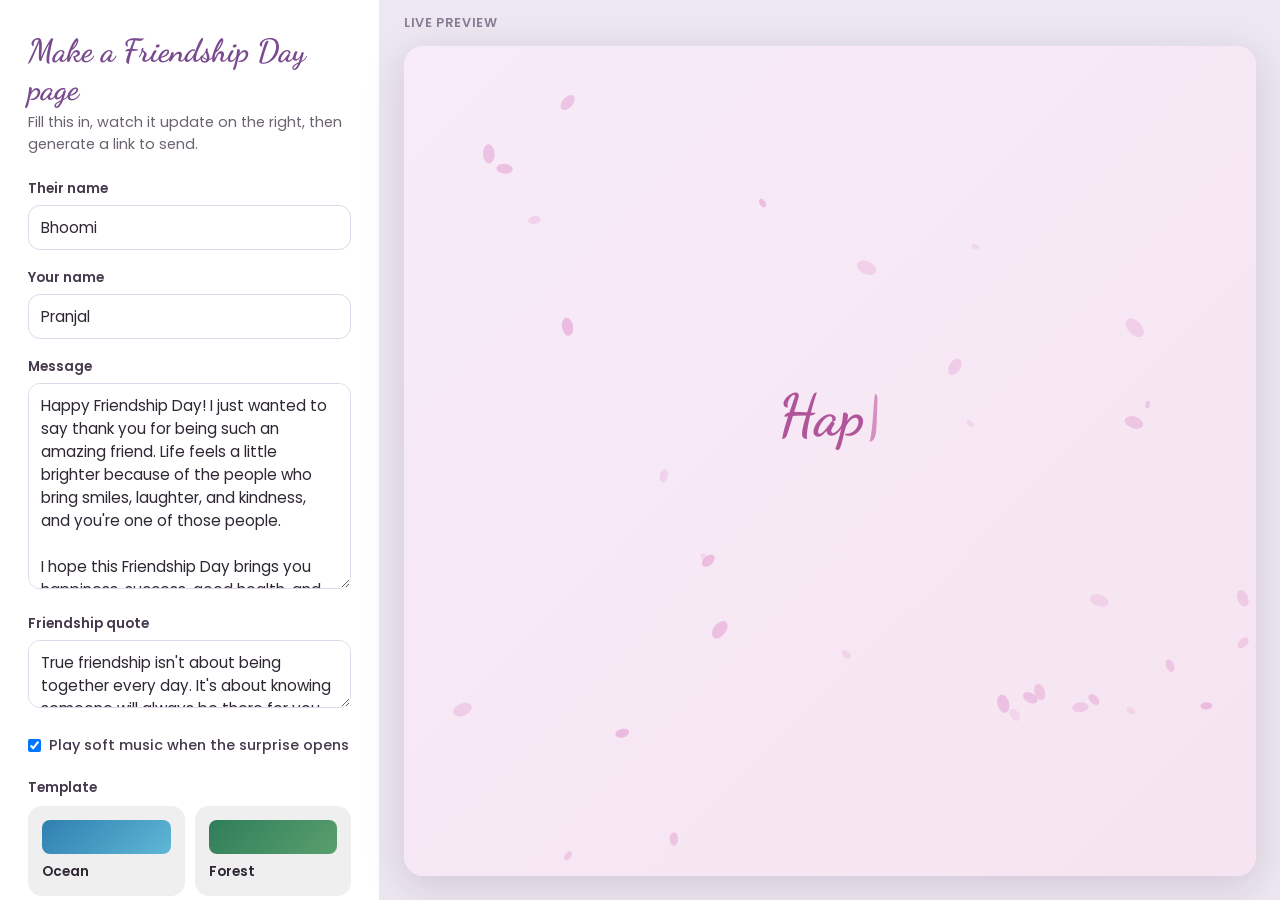
<file: index.html>
<!DOCTYPE html>
<html lang="en">
<head>
<meta charset="UTF-8">
<meta http-equiv="refresh" content="0; url=editor.html">
<title>Friendship Day Page Maker</title>
<link rel="canonical" href="editor.html">
</head>
<body>
  <p>Redirecting to the <a href="editor.html">page maker</a>&hellip;</p>
</body>
</html>
</file>
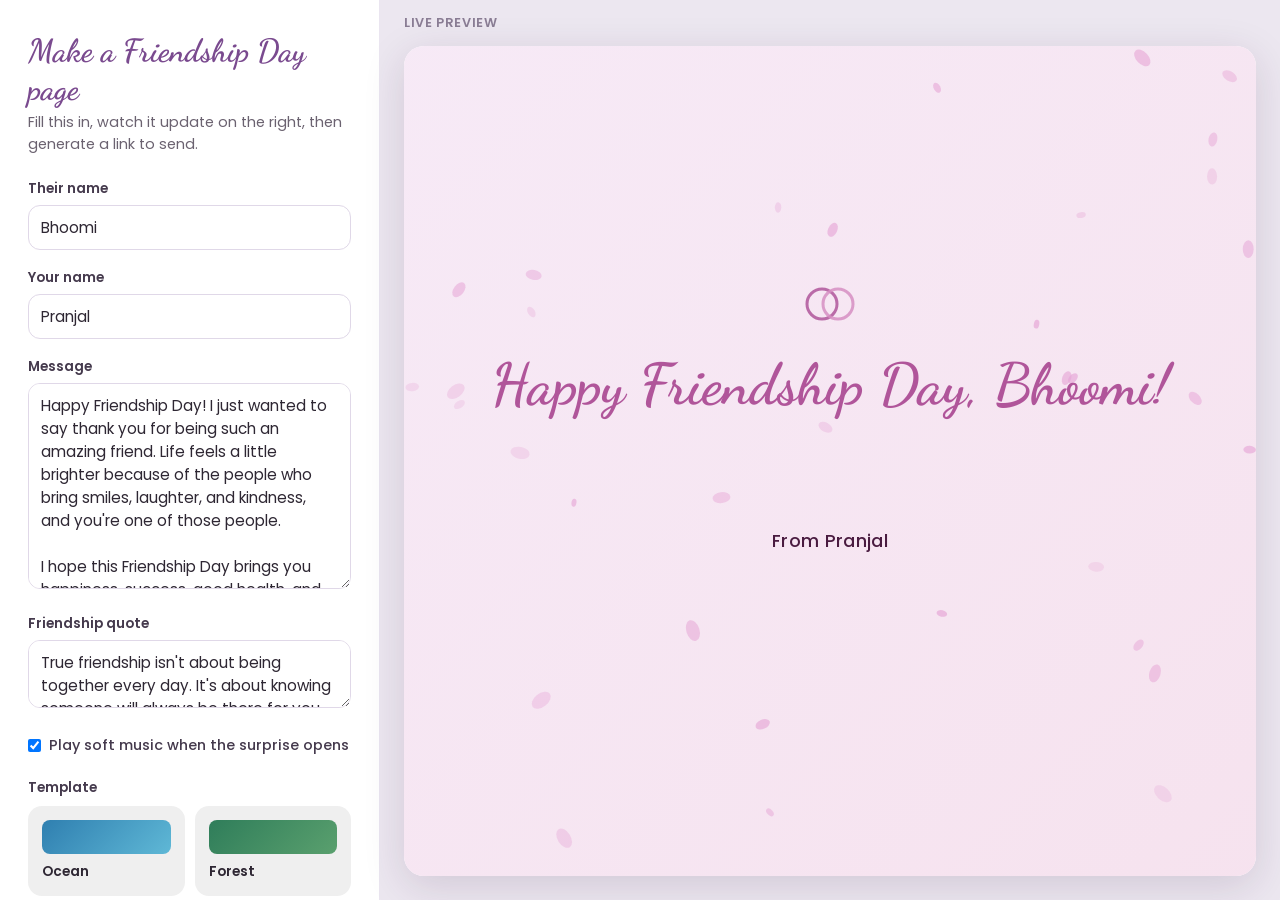
<file: editor.html>
<!DOCTYPE html>
<html lang="en">
<head>
<meta charset="UTF-8">
<meta name="viewport" content="width=device-width, initial-scale=1.0">
<title>Create a Friendship Day Page</title>
<link rel="stylesheet" href="editor.css">
</head>
<body>
  <div class="editor-shell">
    <aside class="editor-panel">
      <h1>Make a Friendship Day page</h1>
      <p class="sub">Fill this in, watch it update on the right, then generate a link to send.</p>

      <label for="name">Their name</label>
      <input type="text" id="name" maxlength="40" placeholder="e.g. Bhoomi">

      <label for="from">Your name</label>
      <input type="text" id="from" maxlength="40" placeholder="e.g. Pranjal">

      <label for="message">Message</label>
      <textarea id="message" rows="8" maxlength="1200"></textarea>

      <label for="quote">Friendship quote</label>
      <textarea id="quote" rows="2" maxlength="240"></textarea>

      <label class="checkbox-row">
        <input type="checkbox" id="music" checked>
        Play soft music when the surprise opens
      </label>

      <fieldset class="template-fieldset">
        <legend>Template</legend>
        <div class="template-grid" id="templateGrid"></div>
      </fieldset>

      <button type="button" id="generateBtn" class="generate-btn">Generate link</button>
      <div class="link-output" id="linkOutput" hidden>
        <input type="text" id="linkField" readonly>
        <button type="button" id="copyBtn">Copy</button>
      </div>
      <p class="hint" id="linkHint" hidden>Anything typed above is packed into this link itself — nothing is stored on a server, so the link only works if you share it directly.</p>
    </aside>

    <section class="preview-panel">
      <div class="preview-label">Live preview</div>
      <div class="preview-frame-wrap">
        <iframe id="previewFrame" title="Live preview"></iframe>
      </div>
    </section>
  </div>

  <script src="render.js"></script>
  <script src="editor.js"></script>
</body>
</html>
</file>
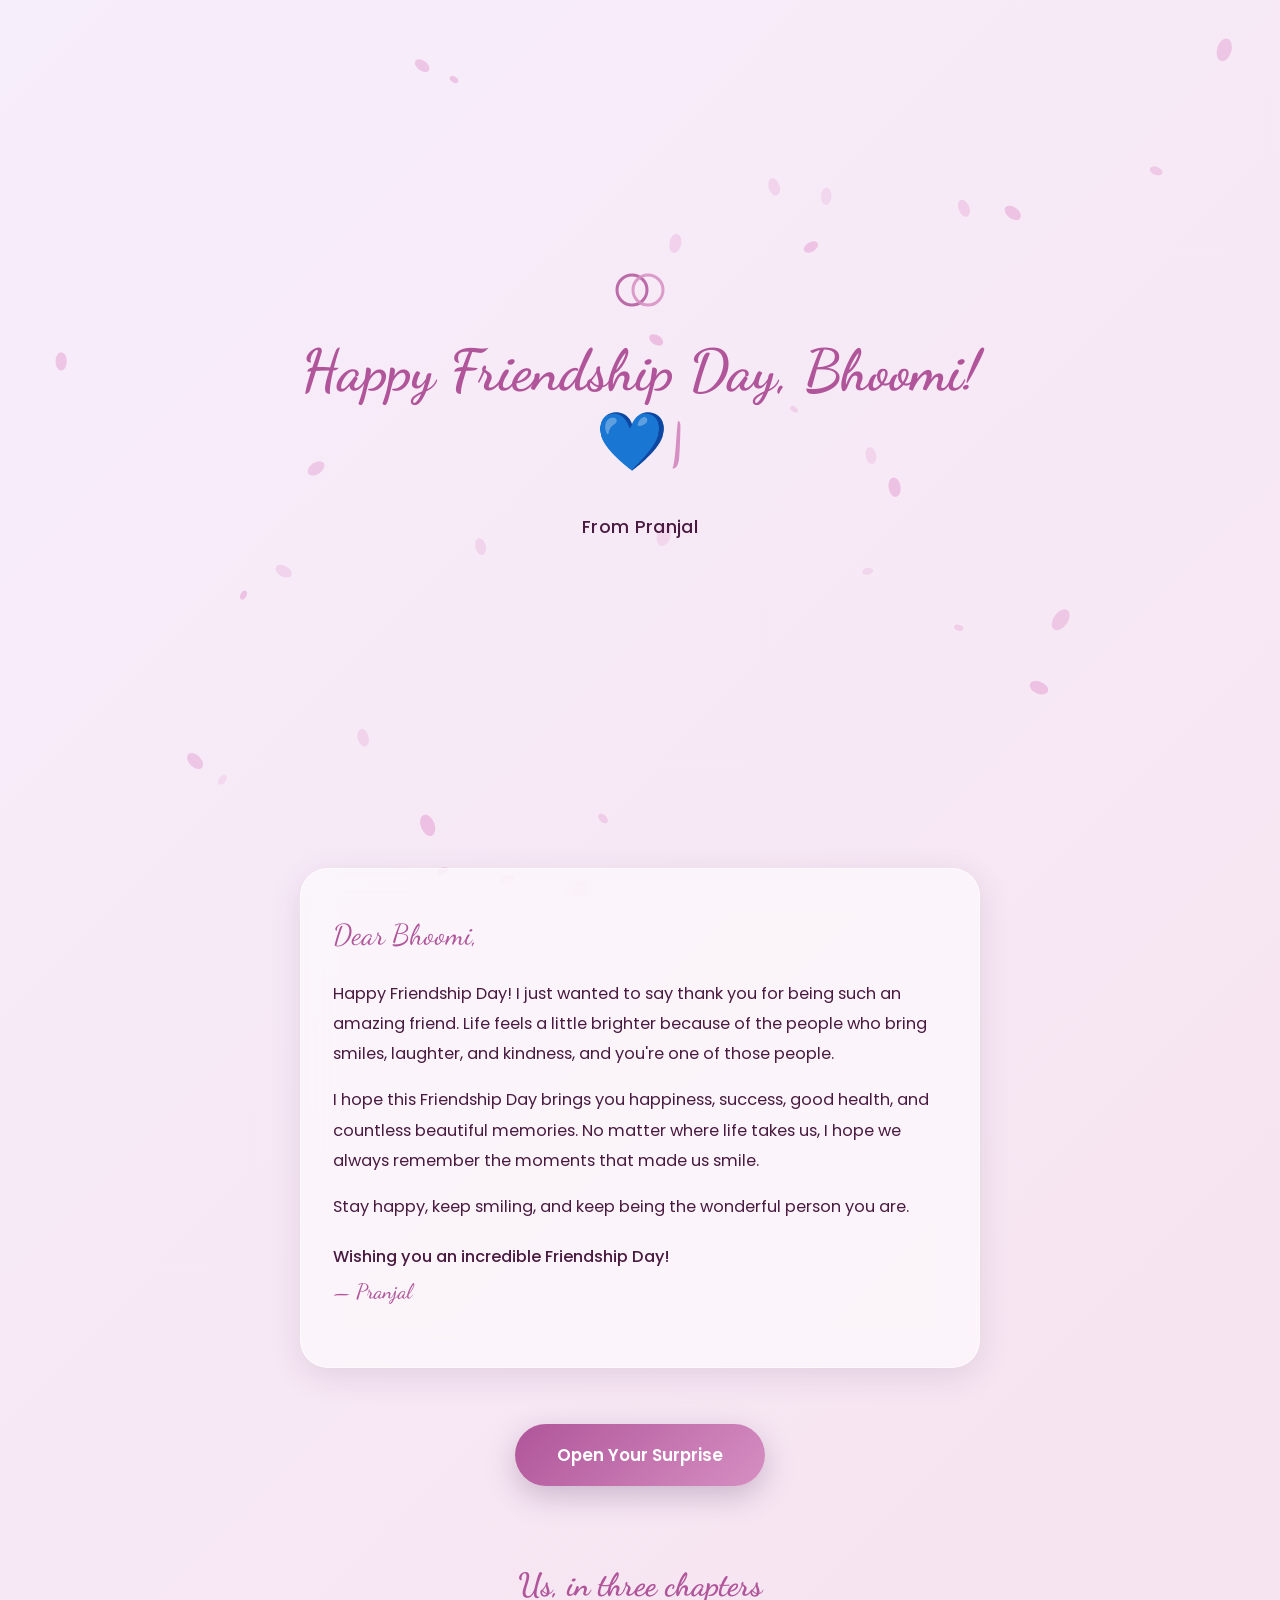
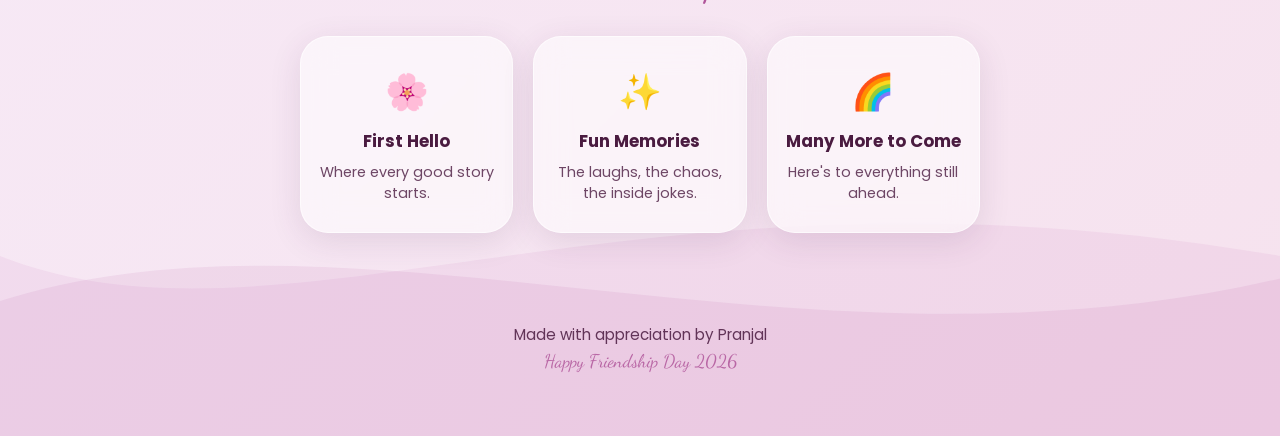
<file: viewer.html>
<!DOCTYPE html>
<html lang="en">
<head>
<meta charset="UTF-8">
<meta name="viewport" content="width=device-width, initial-scale=1.0">
<title>Happy Friendship Day 💙</title>
<meta name="description" content="A Friendship Day surprise, made just for you.">
<link rel="stylesheet" href="style.css">
</head>
<body>
  <div id="page"></div>
  <script src="render.js"></script>
  <script>
    const data = decodeParamsToData(window.location.search);
    document.title = `Happy Friendship Day, ${data.name}! 💙`;
    renderFriendshipPage(document.getElementById('page'), data);
  </script>
</body>
</html>
</file>
<file: editor.css>
@import url('https://fonts.googleapis.com/css2?family=Poppins:wght@400;500;600;700&family=Dancing+Script:wght@700&display=swap');

* { box-sizing: border-box; }
html, body { margin: 0; height: 100%; font-family: 'Poppins', sans-serif; background: #f4f1f7; }

.editor-shell {
  display: grid;
  grid-template-columns: 380px 1fr;
  min-height: 100vh;
}

.editor-panel {
  padding: 32px 28px 60px;
  background: #ffffff;
  border-right: 1px solid #eae5f0;
  overflow-y: auto;
  max-height: 100vh;
}

.editor-panel h1 {
  font-family: 'Dancing Script', cursive;
  font-size: 2rem;
  color: #7a4a8f;
  margin: 0 0 4px;
}
.sub { color: #6b6270; font-size: 0.9rem; margin: 0 0 24px; line-height: 1.5; }

label {
  display: block;
  font-size: 0.85rem;
  font-weight: 600;
  color: #453a4d;
  margin: 18px 0 6px;
}
input[type="text"], textarea {
  width: 100%;
  font-family: inherit;
  font-size: 0.95rem;
  padding: 10px 12px;
  border: 1.5px solid #e0d8e8;
  border-radius: 12px;
  resize: vertical;
  color: #2e2733;
}
input[type="text"]:focus, textarea:focus {
  outline: none;
  border-color: #b0559a;
}

.checkbox-row {
  display: flex;
  align-items: center;
  gap: 8px;
  font-weight: 500;
  font-size: 0.9rem;
  margin-top: 20px;
}
.checkbox-row input { width: auto; margin: 0; }

.template-fieldset {
  border: none;
  padding: 0;
  margin: 22px 0 0;
}
.template-fieldset legend {
  font-size: 0.85rem;
  font-weight: 600;
  color: #453a4d;
  padding: 0;
  margin-bottom: 8px;
}
.template-grid {
  display: grid;
  grid-template-columns: 1fr 1fr;
  gap: 10px;
}
.tpl-option {
  border: 2px solid transparent;
  border-radius: 14px;
  padding: 12px;
  cursor: pointer;
  text-align: left;
  font-family: inherit;
  font-size: 0.85rem;
  font-weight: 600;
  color: #2e2733;
  transition: border-color 0.2s ease, transform 0.15s ease;
}
.tpl-option:hover { transform: translateY(-2px); }
.tpl-option.selected { border-color: #b0559a; }
.tpl-swatch {
  display: block;
  height: 34px;
  border-radius: 8px;
  margin-bottom: 8px;
}

.generate-btn {
  width: 100%;
  margin-top: 26px;
  padding: 14px;
  border: none;
  border-radius: 999px;
  background: linear-gradient(135deg, #b0559a, #d68fc2);
  color: #fff;
  font-family: inherit;
  font-weight: 600;
  font-size: 1rem;
  cursor: pointer;
  transition: transform 0.2s ease;
}
.generate-btn:hover { transform: translateY(-2px); }

.link-output {
  margin-top: 14px;
  display: flex;
  gap: 8px;
}
.link-output input {
  flex: 1;
  font-size: 0.8rem;
  background: #f7f3fa;
}
.link-output button {
  border: none;
  background: #453a4d;
  color: #fff;
  border-radius: 10px;
  padding: 0 16px;
  font-family: inherit;
  font-weight: 600;
  cursor: pointer;
}
.hint { font-size: 0.78rem; color: #8a8092; margin-top: 10px; line-height: 1.5; }

.preview-panel {
  display: flex;
  flex-direction: column;
  background: #ece7f0;
}
.preview-label {
  padding: 14px 24px;
  font-size: 0.8rem;
  font-weight: 600;
  letter-spacing: 0.05em;
  text-transform: uppercase;
  color: #8a7d94;
}
.preview-frame-wrap {
  flex: 1;
  padding: 0 24px 24px;
}
#previewFrame {
  width: 100%;
  height: 100%;
  border: none;
  border-radius: 20px;
  background: #fff;
  box-shadow: 0 10px 40px rgba(60, 30, 70, 0.15);
}

@media (max-width: 900px) {
  .editor-shell { grid-template-columns: 1fr; }
  .editor-panel { max-height: none; border-right: none; border-bottom: 1px solid #eae5f0; }
  .preview-frame-wrap { height: 70vh; padding: 20px; }
}
</file>
<file: style.css>
@import url('https://fonts.googleapis.com/css2?family=Poppins:wght@300;400;500;600;700&family=Dancing+Script:wght@600;700&display=swap');

* { box-sizing: border-box; }

html, body {
  margin: 0;
  padding: 0;
  min-height: 100%;
}

#page {
  --bg-a: #f7eefb;
  --bg-b: #f6e2ee;
  --bg-c: #eccfe6;
  --accent: #b0559a;
  --accent-2: #d68fc2;
  --card: rgba(255,255,255,0.55);
  --text: #4a1b40;
  --particle: #e6a6d6;

  position: relative;
  min-height: 100vh;
  width: 100%;
  overflow-x: hidden;
  font-family: 'Poppins', sans-serif;
  color: var(--text);
  background: linear-gradient(135deg, var(--bg-a), var(--bg-b) 50%, var(--bg-c));
  background-size: 200% 200%;
  animation: gradientShift 18s ease infinite;
}

@keyframes gradientShift {
  0% { background-position: 0% 30%; }
  50% { background-position: 100% 70%; }
  100% { background-position: 0% 30%; }
}

@media (prefers-reduced-motion: reduce) {
  #page { animation: none; }
  * { animation-duration: 0.001ms !important; animation-iteration-count: 1 !important; transition-duration: 0.001ms !important; }
}

/* ---------- Background layers ---------- */

.bg-waves {
  position: absolute;
  inset: 0;
  overflow: hidden;
  z-index: 0;
  pointer-events: none;
}
.wave {
  position: absolute;
  bottom: 0;
  left: 0;
  width: 100%;
  height: 40vh;
}
.wave path { fill: var(--accent-2); opacity: 0.14; }
.wave2 path { fill: var(--accent); opacity: 0.10; }
.wave1 { animation: waveDrift 22s ease-in-out infinite; }
.wave2 { animation: waveDrift 28s ease-in-out infinite reverse; }
@keyframes waveDrift {
  0%, 100% { transform: translateX(0) translateY(0); }
  50% { transform: translateX(-3%) translateY(10px); }
}

#particleCanvas {
  position: fixed;
  inset: 0;
  width: 100%;
  height: 100%;
  z-index: 1;
  pointer-events: none;
}

.mouse-glow {
  position: fixed;
  top: 0;
  left: 0;
  width: 300px;
  height: 300px;
  border-radius: 50%;
  background: radial-gradient(circle, var(--accent-2) 0%, transparent 70%);
  opacity: 0;
  filter: blur(10px);
  transition: opacity 0.4s ease;
  pointer-events: none;
  z-index: 2;
  mix-blend-mode: multiply;
}

#confettiCanvas {
  position: fixed;
  inset: 0;
  width: 100%;
  height: 100%;
  z-index: 50;
  pointer-events: none;
}

main {
  position: relative;
  z-index: 3;
  max-width: 720px;
  margin: 0 auto;
  padding: 0 20px 60px;
}

/* ---------- Hero ---------- */

.hero {
  min-height: 92vh;
  display: flex;
  flex-direction: column;
  align-items: center;
  justify-content: center;
  text-align: center;
  gap: 18px;
}

.knot {
  opacity: 0;
  animation: fadeIn 1s ease 0.2s forwards;
}
@keyframes fadeIn { to { opacity: 1; } }

.headline {
  font-family: 'Dancing Script', cursive;
  font-weight: 700;
  font-size: clamp(2rem, 7vw, 3.6rem);
  line-height: 1.25;
  margin: 0;
  color: var(--accent);
  min-height: 1.4em;
}
.cursor {
  display: inline-block;
  animation: blink 0.9s step-end infinite;
  color: var(--accent-2);
}
@keyframes blink { 50% { opacity: 0; } }

.from-line {
  font-size: 1.1rem;
  font-weight: 500;
  letter-spacing: 0.02em;
  opacity: 0;
}

.fade-in-up {
  opacity: 0;
  transform: translateY(24px);
  transition: opacity 0.8s ease, transform 0.8s ease;
}
.fade-in-up.in-view { opacity: 1; transform: translateY(0); }
.fade-in-up.delay-1 { transition-delay: 0.1s; }
.fade-in-up.delay-2 { transition-delay: 0.25s; }
.fade-in-up.delay-3 { transition-delay: 0.4s; }
.from-line.delay-2 { animation: fadeIn 1s ease 1.4s forwards; }

/* ---------- Glass cards ---------- */

.glass-card {
  background: var(--card);
  backdrop-filter: blur(16px);
  -webkit-backdrop-filter: blur(16px);
  border: 1px solid rgba(255,255,255,0.6);
  border-radius: 28px;
  box-shadow: 0 8px 32px rgba(80, 40, 90, 0.12);
  opacity: 0;
  transform: translateY(24px);
  transition: opacity 0.8s ease, transform 0.8s ease;
}
.glass-card.in-view { opacity: 1; transform: translateY(0); }

.message-card { margin-top: 40px; }
.message-glass {
  padding: 40px 32px;
  font-size: 1.02rem;
  line-height: 1.85;
}
.salutation {
  font-family: 'Dancing Script', cursive;
  font-size: 1.8rem;
  color: var(--accent);
  margin: 0 0 14px;
}
.signoff {
  margin-top: 20px;
  font-weight: 500;
}
.signoff span { color: var(--accent); font-family: 'Dancing Script', cursive; font-size: 1.3rem; }

/* ---------- Surprise button ---------- */

.surprise-section {
  margin-top: 56px;
  display: flex;
  flex-direction: column;
  align-items: center;
  gap: 28px;
}

.surprise-btn {
  font-family: 'Poppins', sans-serif;
  font-size: 1.05rem;
  font-weight: 600;
  color: #fff;
  background: linear-gradient(135deg, var(--accent), var(--accent-2));
  border: none;
  border-radius: 999px;
  padding: 18px 42px;
  cursor: pointer;
  box-shadow: 0 0 0 0 rgba(0,0,0,0), 0 10px 30px rgba(80,40,90,0.25);
  animation: pulseGlow 2.4s ease-in-out infinite;
  transition: transform 0.25s ease;
}
.surprise-btn:hover { transform: translateY(-3px) scale(1.03); }
.surprise-btn:active { transform: translateY(0) scale(0.98); }
.surprise-btn.clicked { animation: none; }
.surprise-btn:disabled { cursor: default; opacity: 0.85; }

@keyframes pulseGlow {
  0%, 100% { box-shadow: 0 0 0 0 rgba(214,143,194,0.45), 0 10px 30px rgba(80,40,90,0.25); }
  50% { box-shadow: 0 0 0 14px rgba(214,143,194,0), 0 10px 30px rgba(80,40,90,0.25); }
}

.quote-reveal {
  max-width: 520px;
  padding: 36px 32px;
  text-align: center;
}
.quote-mark {
  font-family: 'Dancing Script', cursive;
  font-size: 3rem;
  color: var(--accent-2);
  margin: 0;
  line-height: 0.5;
}
.quote-text {
  font-size: 1.15rem;
  font-style: italic;
  line-height: 1.6;
  margin: 12px 0 0;
}

/* ---------- Timeline ---------- */

.timeline { margin-top: 80px; text-align: center; }
.timeline-heading {
  font-family: 'Dancing Script', cursive;
  font-size: 2rem;
  color: var(--accent);
  margin-bottom: 32px;
}
.timeline-cards {
  display: grid;
  grid-template-columns: repeat(3, 1fr);
  gap: 20px;
}
.tl-card {
  padding: 28px 16px;
  text-align: center;
}
.tl-emoji { font-size: 2.2rem; display: block; margin-bottom: 10px; }
.tl-card h3 { margin: 0 0 8px; font-size: 1.05rem; }
.tl-card p { margin: 0; font-size: 0.9rem; opacity: 0.8; }

@media (max-width: 640px) {
  .timeline-cards { grid-template-columns: 1fr; }
  .message-glass { padding: 30px 22px; }
}

/* ---------- Footer ---------- */

.site-footer {
  margin-top: 90px;
  text-align: center;
  font-size: 0.95rem;
  opacity: 0.85;
}
.site-footer p { margin: 4px 0; }
.footer-sub { font-family: 'Dancing Script', cursive; font-size: 1.15rem; color: var(--accent); }
</file>
